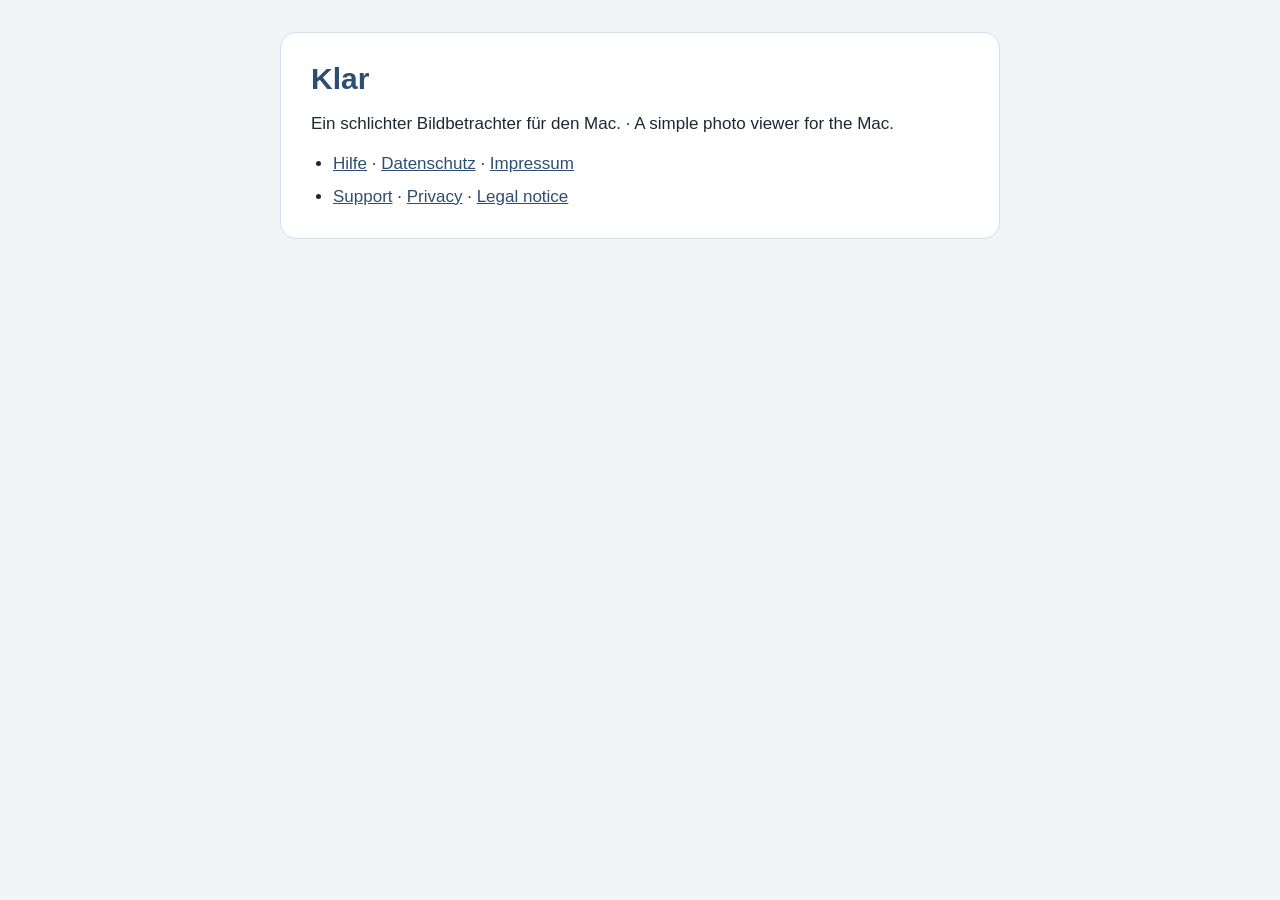
<file: index.html>
<!DOCTYPE html>
<html lang="de"><head><meta charset="utf-8"><meta name="viewport" content="width=device-width, initial-scale=1">
<title>Klar</title><link rel="stylesheet" href="style.css"></head>
<body><main><article>
<h1>Klar</h1>
<p>Ein schlichter Bildbetrachter für den Mac. · A simple photo viewer for the Mac.</p>
<ul><li><a href="de/support/">Hilfe</a> · <a href="de/datenschutz/">Datenschutz</a> · <a href="de/support/#impressum">Impressum</a></li>
<li><a href="en/support/" hreflang="en">Support</a> · <a href="en/privacy/" hreflang="en">Privacy</a> · <a href="en/support/#impressum" hreflang="en">Legal notice</a></li></ul>
</article></main></body></html>
</file>
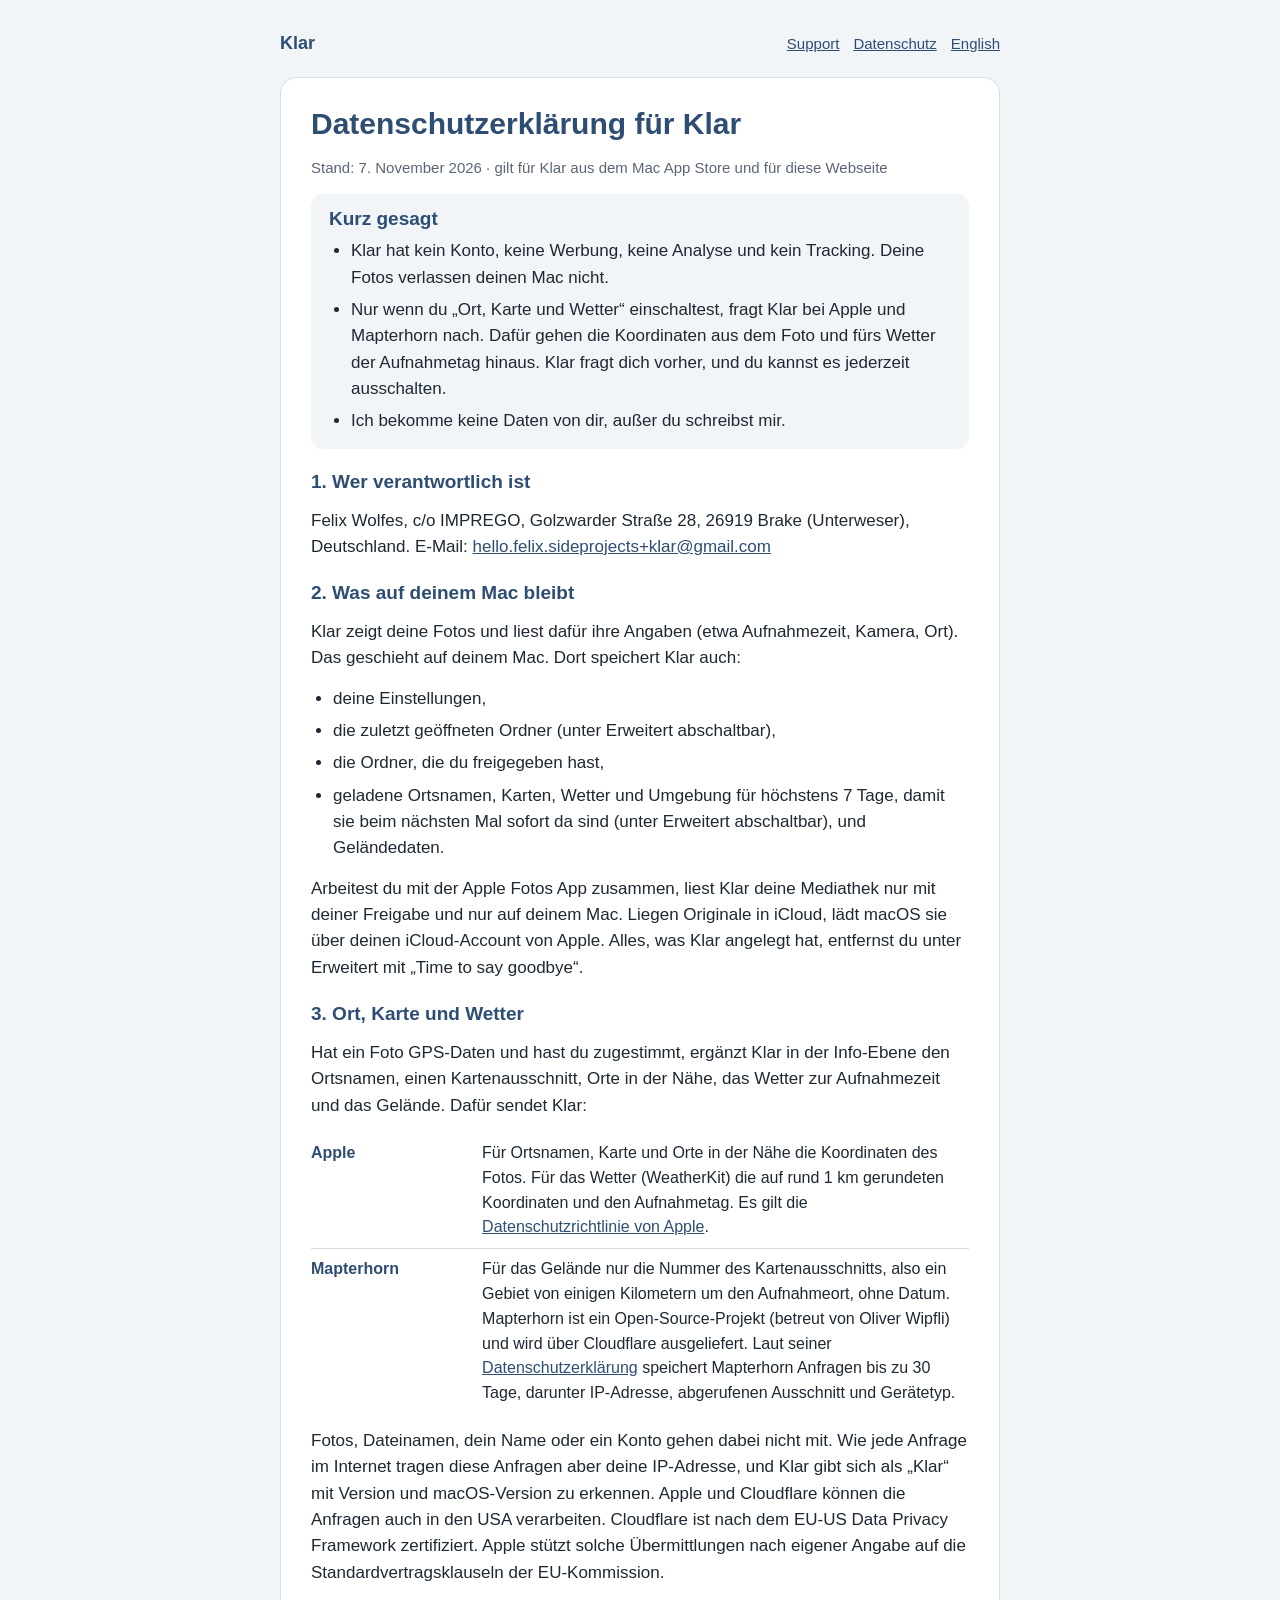
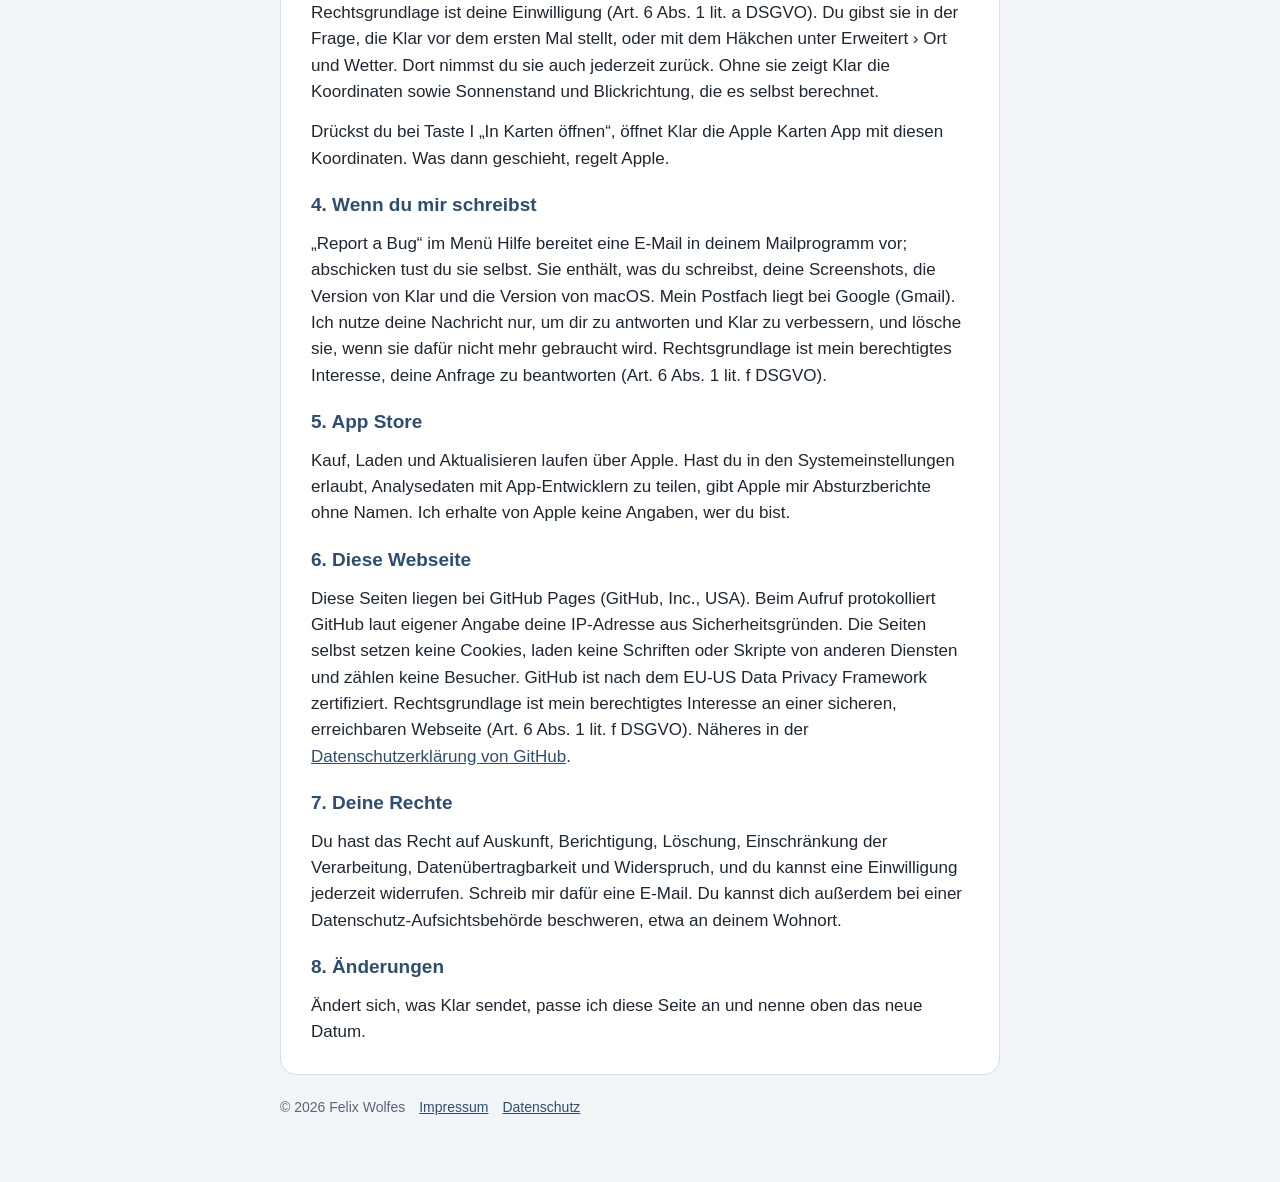
<file: de/datenschutz/index.html>
<!DOCTYPE html>
<html lang="de">
<head>
<meta charset="utf-8">
<meta name="viewport" content="width=device-width, initial-scale=1">
<title>Datenschutzerklärung für Klar</title>
<link rel="stylesheet" href="../../style.css">
</head>
<body>
<main>
<nav><a class="brand" href="../../de/support/">Klar</a><span class="links"><a href="../../de/support/">Support</a><a href="../../de/datenschutz/">Datenschutz</a><a href="../../en/privacy/" hreflang="en">English</a></span></nav>
<article>
<h1>Datenschutzerklärung für Klar</h1>
<p class="meta">Stand: 7. November 2026 · gilt für Klar aus dem Mac App Store und für diese Webseite</p>
<div class="short"><h2 style="margin:0">Kurz gesagt</h2><ul>
<li>Klar hat kein Konto, keine Werbung, keine Analyse und kein Tracking. Deine Fotos verlassen deinen Mac nicht.</li>
<li>Nur wenn du „Ort, Karte und Wetter“ einschaltest, fragt Klar bei Apple und Mapterhorn nach. Dafür gehen die Koordinaten aus dem Foto und fürs Wetter der Aufnahmetag hinaus. Klar fragt dich vorher, und du kannst es jederzeit ausschalten.</li>
<li>Ich bekomme keine Daten von dir, außer du schreibst mir.</li>
</ul></div>
<h2>1. Wer verantwortlich ist</h2>
<p>Felix Wolfes, c/o IMPREGO, Golzwarder Straße 28, 26919 Brake (Unterweser), Deutschland. E-Mail: <a href="mailto:hello.felix.sideprojects+klar@gmail.com">hello.felix.sideprojects+klar@gmail.com</a></p>
<h2>2. Was auf deinem Mac bleibt</h2>
<p>Klar zeigt deine Fotos und liest dafür ihre Angaben (etwa Aufnahmezeit, Kamera, Ort). Das geschieht auf deinem Mac. Dort speichert Klar auch:</p>
<ul>
<li>deine Einstellungen,</li>
<li>die zuletzt geöffneten Ordner (unter Erweitert abschaltbar),</li>
<li>die Ordner, die du freigegeben hast,</li>
<li>geladene Ortsnamen, Karten, Wetter und Umgebung für höchstens 7 Tage, damit sie beim nächsten Mal sofort da sind (unter Erweitert abschaltbar), und Geländedaten.</li>
</ul>
<p>Arbeitest du mit der Apple Fotos App zusammen, liest Klar deine Mediathek nur mit deiner Freigabe und nur auf deinem Mac. Liegen Originale in iCloud, lädt macOS sie über deinen iCloud-Account von Apple. Alles, was Klar angelegt hat, entfernst du unter Erweitert mit „Time to say goodbye“.</p>
<h2>3. Ort, Karte und Wetter</h2>
<p>Hat ein Foto GPS-Daten und hast du zugestimmt, ergänzt Klar in der Info-Ebene den Ortsnamen, einen Kartenausschnitt, Orte in der Nähe, das Wetter zur Aufnahmezeit und das Gelände. Dafür sendet Klar:</p>
<table>
<tr><th>Apple</th><td>Für Ortsnamen, Karte und Orte in der Nähe die Koordinaten des Fotos. Für das Wetter (WeatherKit) die auf rund 1 km gerundeten Koordinaten und den Aufnahmetag. Es gilt die <a href="https://www.apple.com/de/legal/privacy/">Datenschutzrichtlinie von Apple</a>.</td></tr>
<tr><th>Mapterhorn</th><td>Für das Gelände nur die Nummer des Kartenausschnitts, also ein Gebiet von einigen Kilometern um den Aufnahmeort, ohne Datum. Mapterhorn ist ein Open-Source-Projekt (betreut von Oliver Wipfli) und wird über Cloudflare ausgeliefert. Laut seiner <a href="https://mapterhorn.com/privacy-policy/">Datenschutzerklärung</a> speichert Mapterhorn Anfragen bis zu 30 Tage, darunter IP-Adresse, abgerufenen Ausschnitt und Gerätetyp.</td></tr>
</table>
<p>Fotos, Dateinamen, dein Name oder ein Konto gehen dabei nicht mit. Wie jede Anfrage im Internet tragen diese Anfragen aber deine IP-Adresse, und Klar gibt sich als „Klar“ mit Version und macOS-Version zu erkennen. Apple und Cloudflare können die Anfragen auch in den USA verarbeiten. Cloudflare ist nach dem EU-US Data Privacy Framework zertifiziert. Apple stützt solche Übermittlungen nach eigener Angabe auf die Standardvertragsklauseln der EU-Kommission.</p>
<p>Rechtsgrundlage ist deine Einwilligung (Art. 6 Abs. 1 lit. a DSGVO). Du gibst sie in der Frage, die Klar vor dem ersten Mal stellt, oder mit dem Häkchen unter Erweitert › Ort und Wetter. Dort nimmst du sie auch jederzeit zurück. Ohne sie zeigt Klar die Koordinaten sowie Sonnenstand und Blickrichtung, die es selbst berechnet.</p>
<p>Drückst du bei Taste I „In Karten öffnen“, öffnet Klar die Apple Karten App mit diesen Koordinaten. Was dann geschieht, regelt Apple.</p>
<h2>4. Wenn du mir schreibst</h2>
<p>„Report a Bug“ im Menü Hilfe bereitet eine E-Mail in deinem Mailprogramm vor; abschicken tust du sie selbst. Sie enthält, was du schreibst, deine Screenshots, die Version von Klar und die Version von macOS. Mein Postfach liegt bei Google (Gmail). Ich nutze deine Nachricht nur, um dir zu antworten und Klar zu verbessern, und lösche sie, wenn sie dafür nicht mehr gebraucht wird. Rechtsgrundlage ist mein berechtigtes Interesse, deine Anfrage zu beantworten (Art. 6 Abs. 1 lit. f DSGVO).</p>
<h2>5. App Store</h2>
<p>Kauf, Laden und Aktualisieren laufen über Apple. Hast du in den Systemeinstellungen erlaubt, Analysedaten mit App-Entwicklern zu teilen, gibt Apple mir Absturzberichte ohne Namen. Ich erhalte von Apple keine Angaben, wer du bist.</p>
<h2>6. Diese Webseite</h2>
<p>Diese Seiten liegen bei GitHub Pages (GitHub, Inc., USA). Beim Aufruf protokolliert GitHub laut eigener Angabe deine IP-Adresse aus Sicherheitsgründen. Die Seiten selbst setzen keine Cookies, laden keine Schriften oder Skripte von anderen Diensten und zählen keine Besucher. GitHub ist nach dem EU-US Data Privacy Framework zertifiziert. Rechtsgrundlage ist mein berechtigtes Interesse an einer sicheren, erreichbaren Webseite (Art. 6 Abs. 1 lit. f DSGVO). Näheres in der <a href="https://docs.github.com/de/site-policy/privacy-policies/github-general-privacy-statement">Datenschutzerklärung von GitHub</a>.</p>
<h2>7. Deine Rechte</h2>
<p>Du hast das Recht auf Auskunft, Berichtigung, Löschung, Einschränkung der Verarbeitung, Datenübertragbarkeit und Widerspruch, und du kannst eine Einwilligung jederzeit widerrufen. Schreib mir dafür eine E-Mail. Du kannst dich außerdem bei einer Datenschutz-Aufsichtsbehörde beschweren, etwa an deinem Wohnort.</p>
<h2>8. Änderungen</h2>
<p>Ändert sich, was Klar sendet, passe ich diese Seite an und nenne oben das neue Datum.</p>
</article>
<footer><span>© 2026 Felix Wolfes</span><a href="../../de/support/#impressum">Impressum</a><a href="../../de/datenschutz/">Datenschutz</a></footer>
</main>
</body>
</html>
</file>
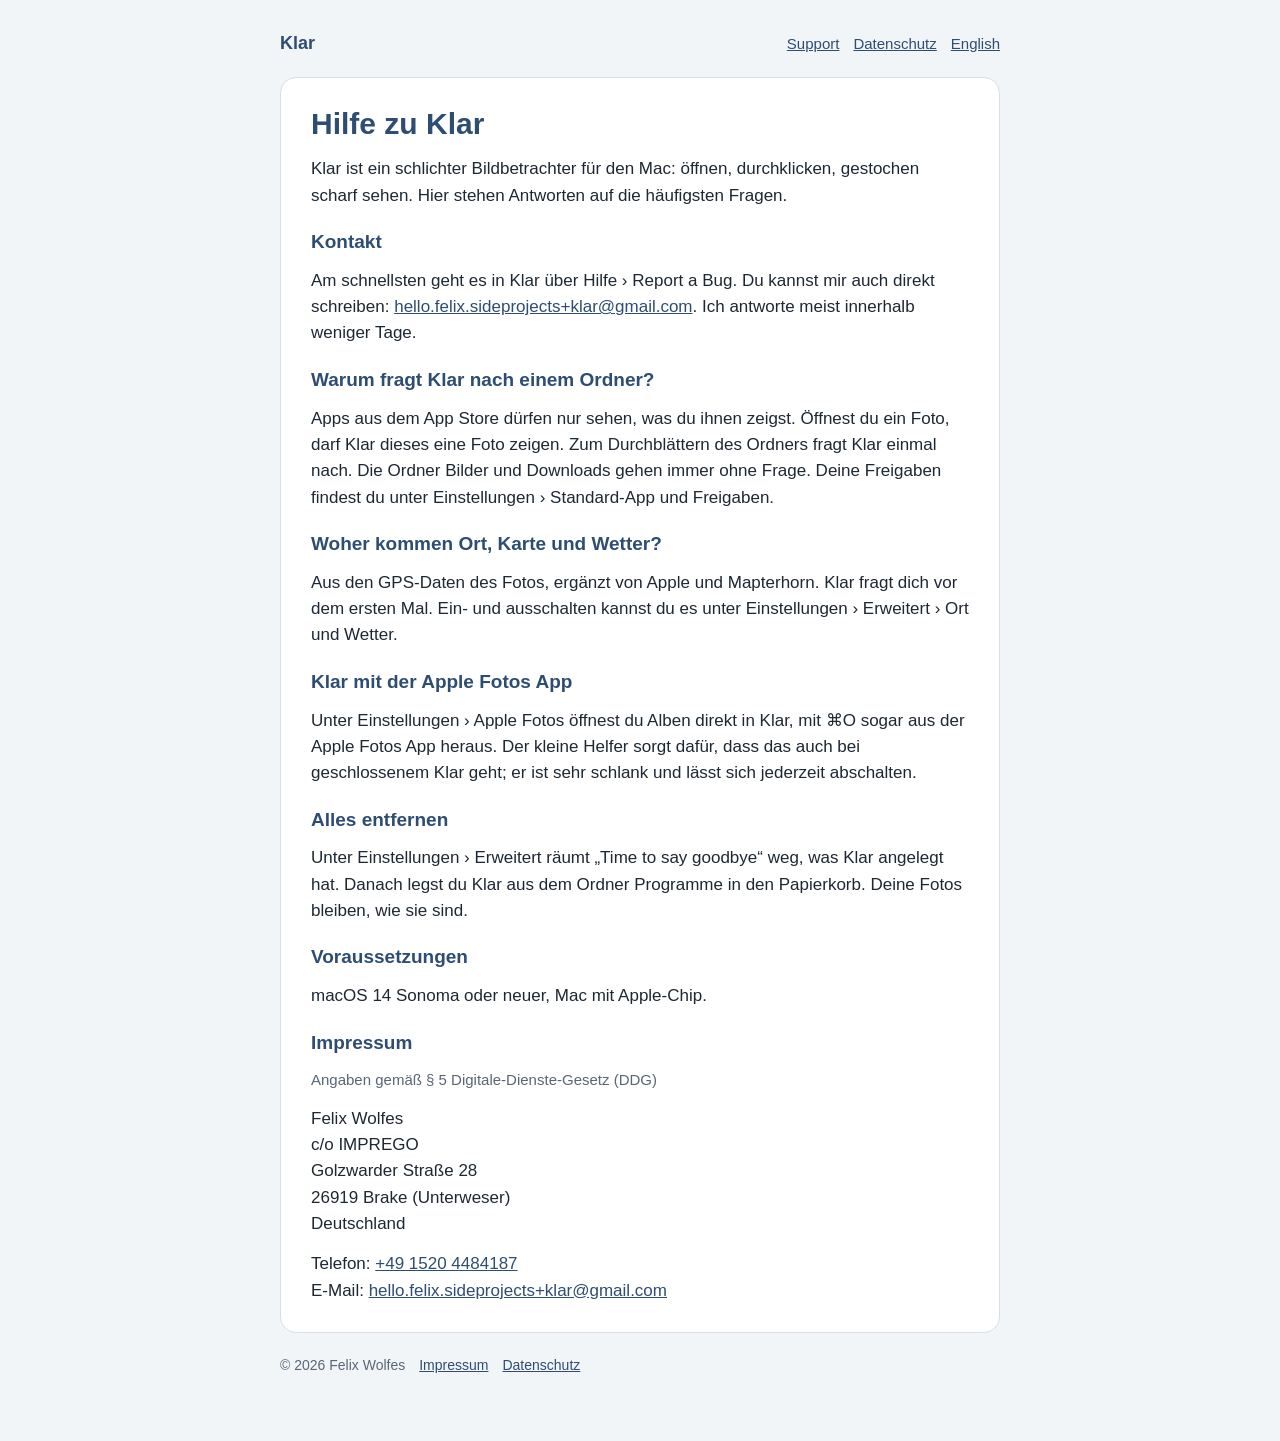
<file: de/support/index.html>
<!DOCTYPE html>
<html lang="de">
<head>
<meta charset="utf-8">
<meta name="viewport" content="width=device-width, initial-scale=1">
<title>Hilfe zu Klar</title>
<link rel="stylesheet" href="../../style.css">
</head>
<body>
<main>
<nav><a class="brand" href="../../de/support/">Klar</a><span class="links"><a href="../../de/support/">Support</a><a href="../../de/datenschutz/">Datenschutz</a><a href="../../en/support/" hreflang="en">English</a></span></nav>
<article>
<h1>Hilfe zu Klar</h1>
<p>Klar ist ein schlichter Bildbetrachter für den Mac: öffnen, durchklicken, gestochen scharf sehen. Hier stehen Antworten auf die häufigsten Fragen.</p>
<h2>Kontakt</h2>
<p>Am schnellsten geht es in Klar über Hilfe › Report a Bug. Du kannst mir auch direkt schreiben: <a href="mailto:hello.felix.sideprojects+klar@gmail.com">hello.felix.sideprojects+klar@gmail.com</a>. Ich antworte meist innerhalb weniger Tage.</p>
<h2>Warum fragt Klar nach einem Ordner?</h2>
<p>Apps aus dem App Store dürfen nur sehen, was du ihnen zeigst. Öffnest du ein Foto, darf Klar dieses eine Foto zeigen. Zum Durchblättern des Ordners fragt Klar einmal nach. Die Ordner Bilder und Downloads gehen immer ohne Frage. Deine Freigaben findest du unter Einstellungen › Standard-App und Freigaben.</p>
<h2>Woher kommen Ort, Karte und Wetter?</h2>
<p>Aus den GPS-Daten des Fotos, ergänzt von Apple und Mapterhorn. Klar fragt dich vor dem ersten Mal. Ein- und ausschalten kannst du es unter Einstellungen › Erweitert › Ort und Wetter.</p>
<h2>Klar mit der Apple Fotos App</h2>
<p>Unter Einstellungen › Apple Fotos öffnest du Alben direkt in Klar, mit ⌘O sogar aus der Apple Fotos App heraus. Der kleine Helfer sorgt dafür, dass das auch bei geschlossenem Klar geht; er ist sehr schlank und lässt sich jederzeit abschalten.</p>
<h2>Alles entfernen</h2>
<p>Unter Einstellungen › Erweitert räumt „Time to say goodbye“ weg, was Klar angelegt hat. Danach legst du Klar aus dem Ordner Programme in den Papierkorb. Deine Fotos bleiben, wie sie sind.</p>
<h2>Voraussetzungen</h2>
<p>macOS 14 Sonoma oder neuer, Mac mit Apple-Chip.</p>
<h2 id="impressum">Impressum</h2>
<p class="meta">Angaben gemäß § 5 Digitale-Dienste-Gesetz (DDG)</p>
<p>Felix Wolfes<br>c/o IMPREGO<br>Golzwarder Straße 28<br>26919 Brake (Unterweser)<br>Deutschland</p>
<p>Telefon: <a href="tel:+4915204484187">+49 1520 4484187</a><br>E-Mail: <a href="mailto:hello.felix.sideprojects+klar@gmail.com">hello.felix.sideprojects+klar@gmail.com</a></p>
</article>
<footer><span>© 2026 Felix Wolfes</span><a href="../../de/support/#impressum">Impressum</a><a href="../../de/datenschutz/">Datenschutz</a></footer>
</main>
</body>
</html>
</file>
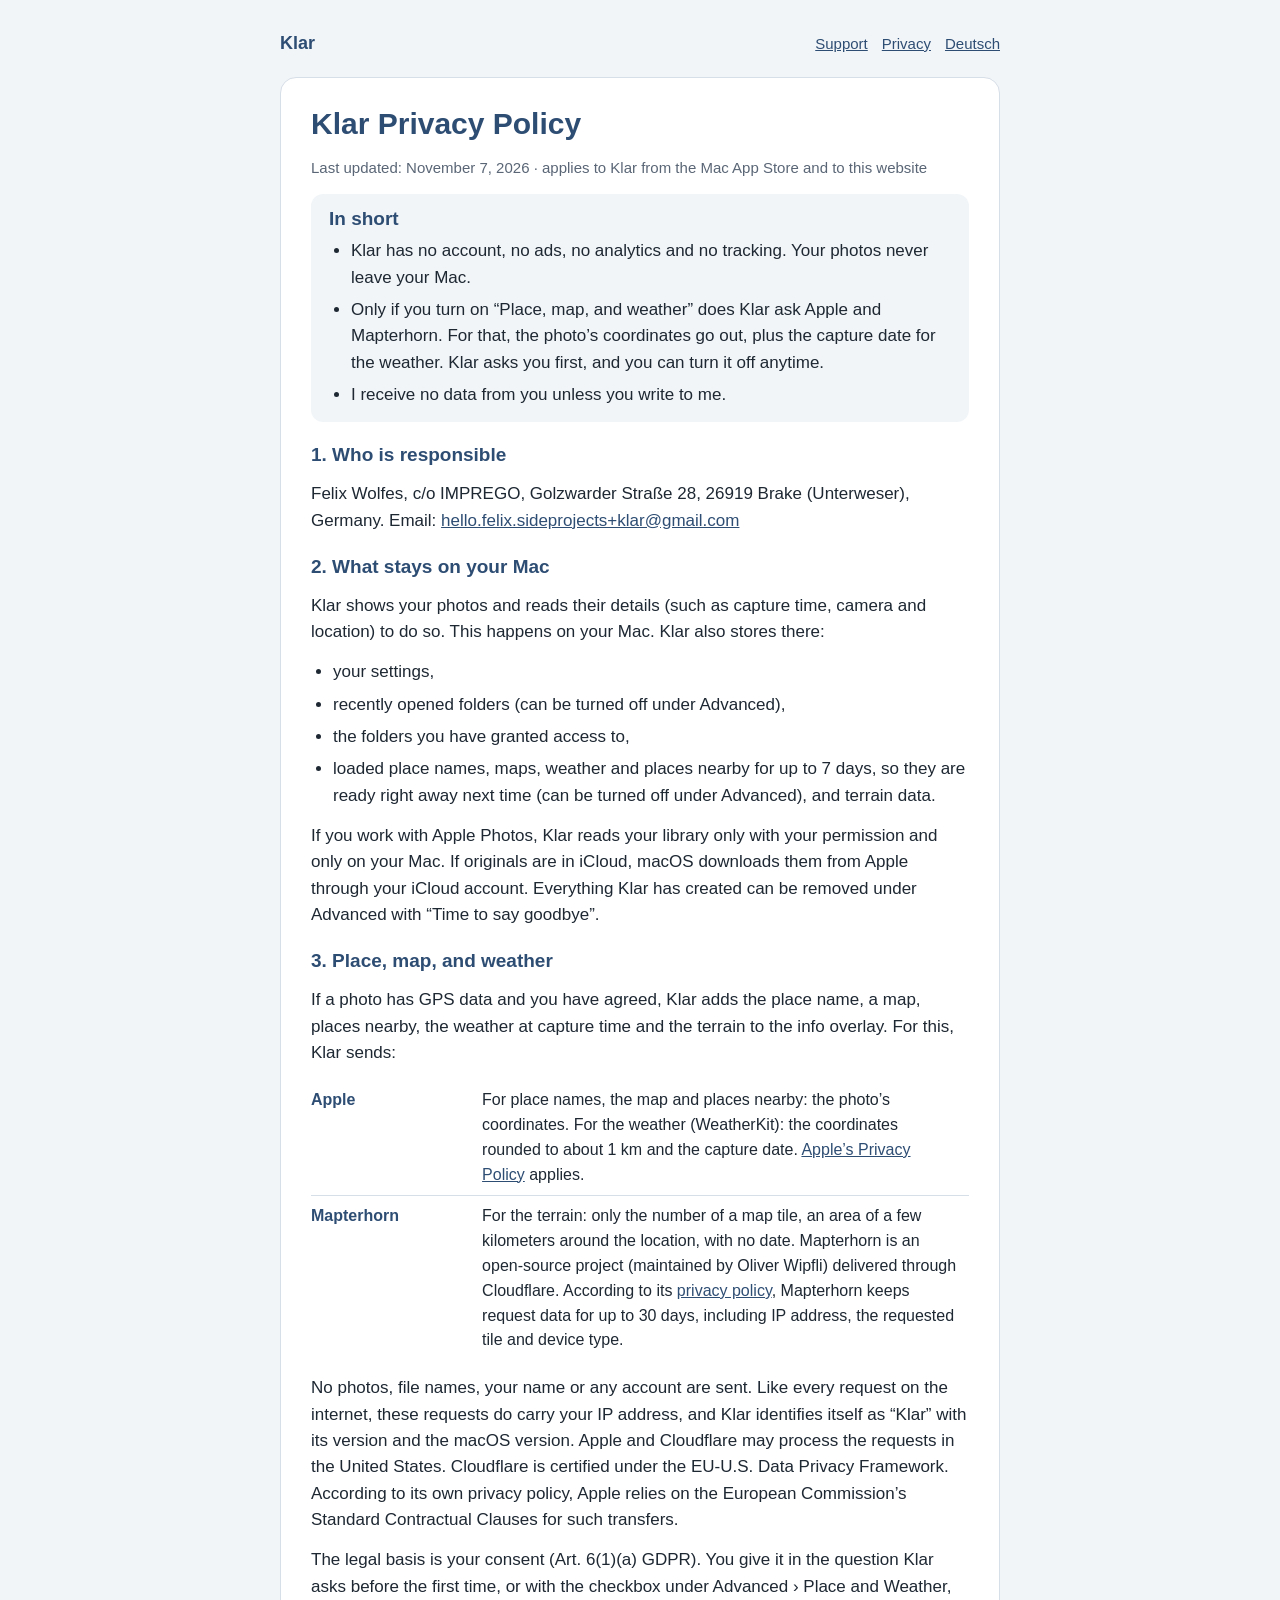
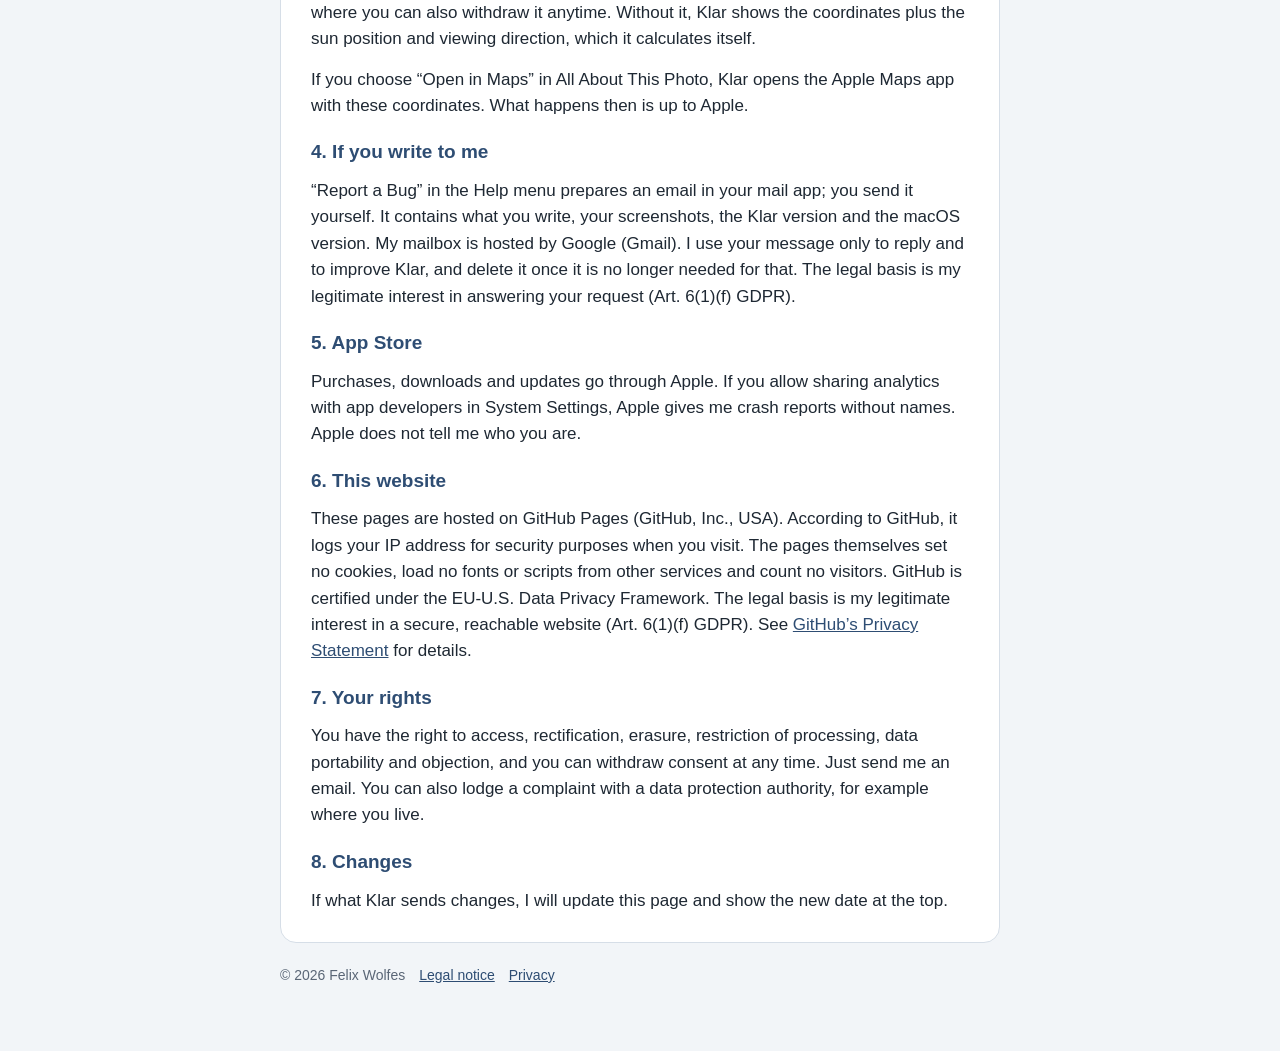
<file: en/privacy/index.html>
<!DOCTYPE html>
<html lang="en">
<head>
<meta charset="utf-8">
<meta name="viewport" content="width=device-width, initial-scale=1">
<title>Klar Privacy Policy</title>
<link rel="stylesheet" href="../../style.css">
</head>
<body>
<main>
<nav><a class="brand" href="../../en/support/">Klar</a><span class="links"><a href="../../en/support/">Support</a><a href="../../en/privacy/">Privacy</a><a href="../../de/datenschutz/" hreflang="de">Deutsch</a></span></nav>
<article>
<h1>Klar Privacy Policy</h1>
<p class="meta">Last updated: November 7, 2026 · applies to Klar from the Mac App Store and to this website</p>
<div class="short"><h2 style="margin:0">In short</h2><ul>
<li>Klar has no account, no ads, no analytics and no tracking. Your photos never leave your Mac.</li>
<li>Only if you turn on “Place, map, and weather” does Klar ask Apple and Mapterhorn. For that, the photo’s coordinates go out, plus the capture date for the weather. Klar asks you first, and you can turn it off anytime.</li>
<li>I receive no data from you unless you write to me.</li>
</ul></div>
<h2>1. Who is responsible</h2>
<p>Felix Wolfes, c/o IMPREGO, Golzwarder Straße 28, 26919 Brake (Unterweser), Germany. Email: <a href="mailto:hello.felix.sideprojects+klar@gmail.com">hello.felix.sideprojects+klar@gmail.com</a></p>
<h2>2. What stays on your Mac</h2>
<p>Klar shows your photos and reads their details (such as capture time, camera and location) to do so. This happens on your Mac. Klar also stores there:</p>
<ul>
<li>your settings,</li>
<li>recently opened folders (can be turned off under Advanced),</li>
<li>the folders you have granted access to,</li>
<li>loaded place names, maps, weather and places nearby for up to 7 days, so they are ready right away next time (can be turned off under Advanced), and terrain data.</li>
</ul>
<p>If you work with Apple Photos, Klar reads your library only with your permission and only on your Mac. If originals are in iCloud, macOS downloads them from Apple through your iCloud account. Everything Klar has created can be removed under Advanced with “Time to say goodbye”.</p>
<h2>3. Place, map, and weather</h2>
<p>If a photo has GPS data and you have agreed, Klar adds the place name, a map, places nearby, the weather at capture time and the terrain to the info overlay. For this, Klar sends:</p>
<table>
<tr><th>Apple</th><td>For place names, the map and places nearby: the photo’s coordinates. For the weather (WeatherKit): the coordinates rounded to about 1 km and the capture date. <a href="https://www.apple.com/legal/privacy/">Apple’s Privacy Policy</a> applies.</td></tr>
<tr><th>Mapterhorn</th><td>For the terrain: only the number of a map tile, an area of a few kilometers around the location, with no date. Mapterhorn is an open-source project (maintained by Oliver Wipfli) delivered through Cloudflare. According to its <a href="https://mapterhorn.com/privacy-policy/">privacy policy</a>, Mapterhorn keeps request data for up to 30 days, including IP address, the requested tile and device type.</td></tr>
</table>
<p>No photos, file names, your name or any account are sent. Like every request on the internet, these requests do carry your IP address, and Klar identifies itself as “Klar” with its version and the macOS version. Apple and Cloudflare may process the requests in the United States. Cloudflare is certified under the EU-U.S. Data Privacy Framework. According to its own privacy policy, Apple relies on the European Commission’s Standard Contractual Clauses for such transfers.</p>
<p>The legal basis is your consent (Art. 6(1)(a) GDPR). You give it in the question Klar asks before the first time, or with the checkbox under Advanced › Place and Weather, where you can also withdraw it anytime. Without it, Klar shows the coordinates plus the sun position and viewing direction, which it calculates itself.</p>
<p>If you choose “Open in Maps” in All About This Photo, Klar opens the Apple Maps app with these coordinates. What happens then is up to Apple.</p>
<h2>4. If you write to me</h2>
<p>“Report a Bug” in the Help menu prepares an email in your mail app; you send it yourself. It contains what you write, your screenshots, the Klar version and the macOS version. My mailbox is hosted by Google (Gmail). I use your message only to reply and to improve Klar, and delete it once it is no longer needed for that. The legal basis is my legitimate interest in answering your request (Art. 6(1)(f) GDPR).</p>
<h2>5. App Store</h2>
<p>Purchases, downloads and updates go through Apple. If you allow sharing analytics with app developers in System Settings, Apple gives me crash reports without names. Apple does not tell me who you are.</p>
<h2>6. This website</h2>
<p>These pages are hosted on GitHub Pages (GitHub, Inc., USA). According to GitHub, it logs your IP address for security purposes when you visit. The pages themselves set no cookies, load no fonts or scripts from other services and count no visitors. GitHub is certified under the EU-U.S. Data Privacy Framework. The legal basis is my legitimate interest in a secure, reachable website (Art. 6(1)(f) GDPR). See <a href="https://docs.github.com/en/site-policy/privacy-policies/github-general-privacy-statement">GitHub’s Privacy Statement</a> for details.</p>
<h2>7. Your rights</h2>
<p>You have the right to access, rectification, erasure, restriction of processing, data portability and objection, and you can withdraw consent at any time. Just send me an email. You can also lodge a complaint with a data protection authority, for example where you live.</p>
<h2>8. Changes</h2>
<p>If what Klar sends changes, I will update this page and show the new date at the top.</p>
</article>
<footer><span>© 2026 Felix Wolfes</span><a href="../../en/support/#impressum">Legal notice</a><a href="../../en/privacy/">Privacy</a></footer>
</main>
</body>
</html>
</file>
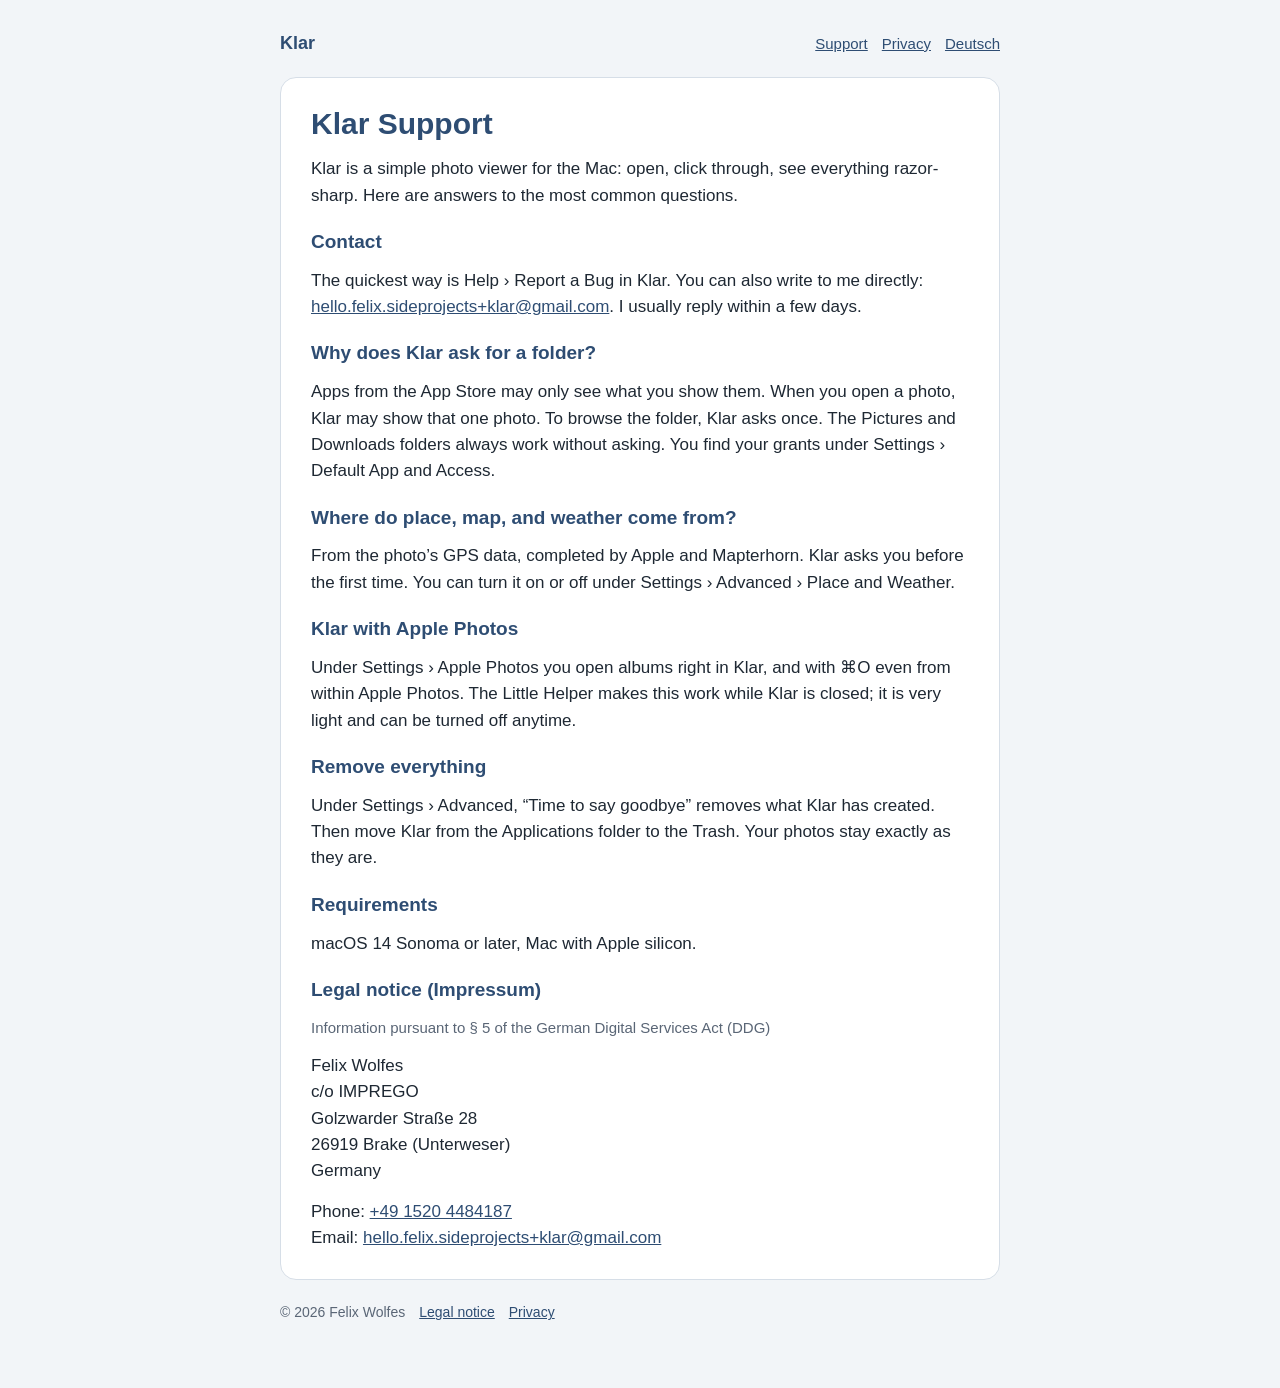
<file: en/support/index.html>
<!DOCTYPE html>
<html lang="en">
<head>
<meta charset="utf-8">
<meta name="viewport" content="width=device-width, initial-scale=1">
<title>Klar Support</title>
<link rel="stylesheet" href="../../style.css">
</head>
<body>
<main>
<nav><a class="brand" href="../../en/support/">Klar</a><span class="links"><a href="../../en/support/">Support</a><a href="../../en/privacy/">Privacy</a><a href="../../de/support/" hreflang="de">Deutsch</a></span></nav>
<article>
<h1>Klar Support</h1>
<p>Klar is a simple photo viewer for the Mac: open, click through, see everything razor-sharp. Here are answers to the most common questions.</p>
<h2>Contact</h2>
<p>The quickest way is Help › Report a Bug in Klar. You can also write to me directly: <a href="mailto:hello.felix.sideprojects+klar@gmail.com">hello.felix.sideprojects+klar@gmail.com</a>. I usually reply within a few days.</p>
<h2>Why does Klar ask for a folder?</h2>
<p>Apps from the App Store may only see what you show them. When you open a photo, Klar may show that one photo. To browse the folder, Klar asks once. The Pictures and Downloads folders always work without asking. You find your grants under Settings › Default App and Access.</p>
<h2>Where do place, map, and weather come from?</h2>
<p>From the photo’s GPS data, completed by Apple and Mapterhorn. Klar asks you before the first time. You can turn it on or off under Settings › Advanced › Place and Weather.</p>
<h2>Klar with Apple Photos</h2>
<p>Under Settings › Apple Photos you open albums right in Klar, and with ⌘O even from within Apple Photos. The Little Helper makes this work while Klar is closed; it is very light and can be turned off anytime.</p>
<h2>Remove everything</h2>
<p>Under Settings › Advanced, “Time to say goodbye” removes what Klar has created. Then move Klar from the Applications folder to the Trash. Your photos stay exactly as they are.</p>
<h2>Requirements</h2>
<p>macOS 14 Sonoma or later, Mac with Apple silicon.</p>
<h2 id="impressum">Legal notice (Impressum)</h2>
<p class="meta">Information pursuant to § 5 of the German Digital Services Act (DDG)</p>
<p>Felix Wolfes<br>c/o IMPREGO<br>Golzwarder Straße 28<br>26919 Brake (Unterweser)<br>Germany</p>
<p>Phone: <a href="tel:+4915204484187">+49 1520 4484187</a><br>Email: <a href="mailto:hello.felix.sideprojects+klar@gmail.com">hello.felix.sideprojects+klar@gmail.com</a></p>
</article>
<footer><span>© 2026 Felix Wolfes</span><a href="../../en/support/#impressum">Legal notice</a><a href="../../en/privacy/">Privacy</a></footer>
</main>
</body>
</html>
</file>
<file: style.css>
:root{--bg:#F2F5F8;--card:#fff;--ink:#2E4D73;--text:#1E2833;--muted:#5A6676;--line:#D6DEE7;color-scheme:light dark}
@media (prefers-color-scheme:dark){:root{--bg:#141A21;--card:#1C242D;--ink:#A8BDD4;--text:#E5EAF0;--muted:#9AA6B4;--line:#2E3946}}
*{box-sizing:border-box}
body{margin:0;background:var(--bg);color:var(--text);font:17px/1.55 -apple-system,BlinkMacSystemFont,"Helvetica Neue",Arial,sans-serif;-webkit-text-size-adjust:100%}
main{max-width:760px;margin:0 auto;padding:32px 20px 64px}
nav{display:flex;justify-content:space-between;align-items:center;gap:12px;margin-bottom:22px;font-size:15px}
nav .brand{font:700 18px ui-rounded,-apple-system,sans-serif;color:var(--ink);text-decoration:none}
nav .links{display:flex;gap:14px;flex-wrap:wrap}
article{background:var(--card);border:1px solid var(--line);border-radius:16px;padding:28px 30px;display:flex;flex-direction:column;gap:14px}
h1,h2{font-family:ui-rounded,-apple-system,sans-serif;color:var(--ink);line-height:1.2;margin:0}
h1{font-size:30px;font-weight:800}h2{font-size:19px;font-weight:700;margin-top:8px}
p{margin:0}ul{margin:0;padding-left:22px;display:flex;flex-direction:column;gap:6px}
a{color:var(--ink)}
.meta{color:var(--muted);font-size:15px}
.short{background:var(--bg);border-radius:12px;padding:14px 18px;display:flex;flex-direction:column;gap:8px}
table{border-collapse:collapse;width:100%;font-size:16px}
th,td{text-align:left;vertical-align:top;padding:8px 12px 8px 0;border-top:1px solid var(--line)}
th{color:var(--ink);width:26%}tr:first-child th,tr:first-child td{border-top:0}
footer{margin-top:22px;color:var(--muted);font-size:14px;display:flex;gap:14px;flex-wrap:wrap}
@media (max-width:560px){article{padding:22px 18px}}
</file>
